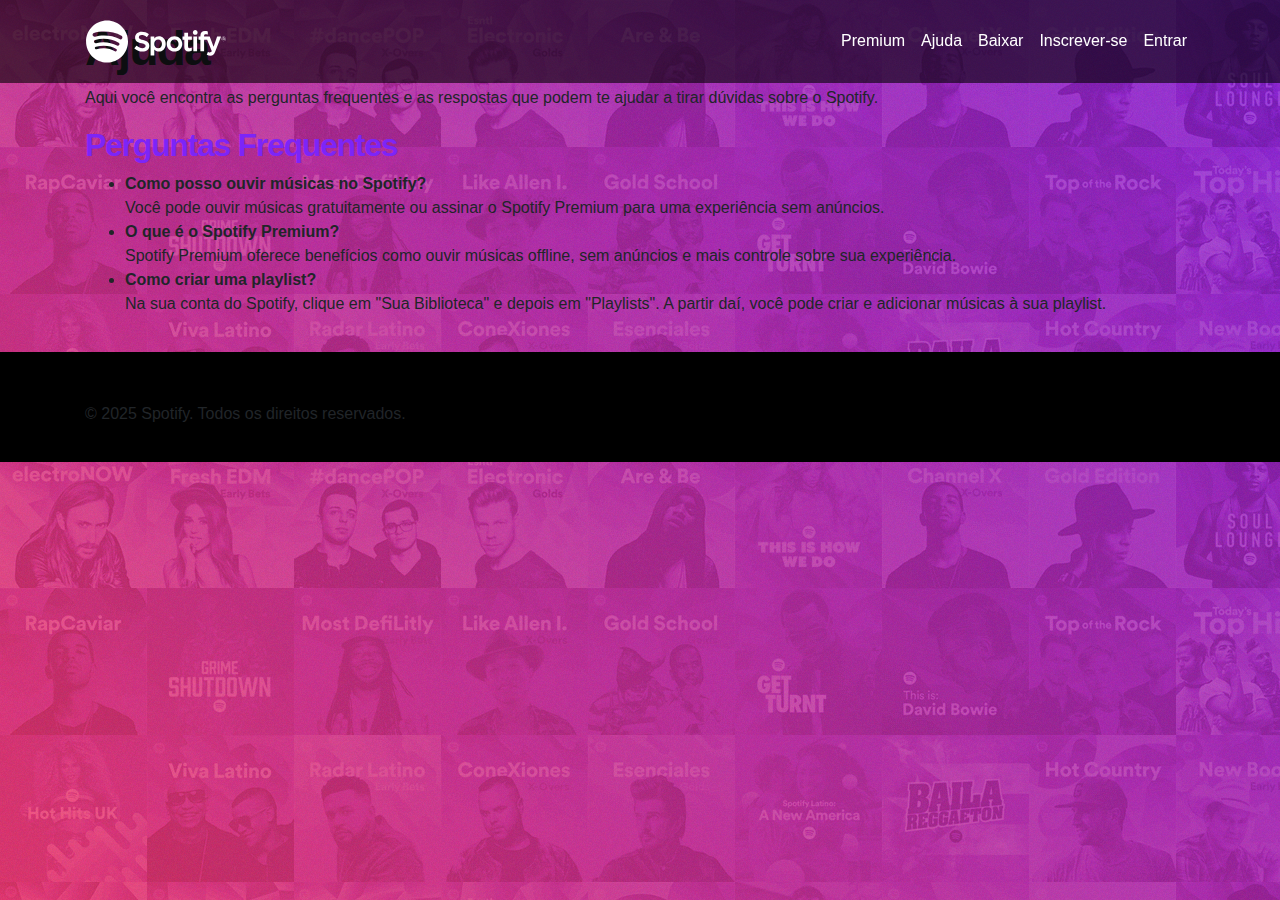
<file: Recursos-20250331T221053Z-001/Recursos/index.html>
<!DOCTYPE html>
<html lang="pt-BR">
<head>
    <meta charset="UTF-8">
    <meta name="viewport" content="width=device-width, initial-scale=1.0">
    <title>Ajuda - Spotify</title>
    <link rel="stylesheet" href="https://stackpath.bootstrapcdn.com/bootstrap/4.1.3/css/bootstrap.min.css">
    <link rel="stylesheet" href="https://use.fontawesome.com/releases/v5.3.1/css/all.css">
    <link rel="stylesheet" href="./css/estilo.css">
</head>
<body>
    <header>
        <nav class="navbar navbar-expand-md navbar-light fixed-top navbar-transparente">
            <div class="container">
                <a href="index.html" class="navbar-brand">
                    <img src="./imagens/spotify.svg" width="142"/>
                </a>
                <button class="navbar-toggler" data-toggle="collapse" data-target="#nav-principal">
                    <i class="fas fa-bars text-white"></i>
                </button>
                <div class="collapse navbar-collapse" id="nav-principal">
                    <ul class="navbar-nav ml-auto">
                        <li class="nav-item">
                            <a href="premium.html" class="nav-link">Premium</a>
                        </li>
                        <li class="nav-item">
                            <a href="ajuda.html" class="nav-link">Ajuda</a>

                        </li>
                        <li class="nav-item">
                            <a href="baixar.html" class="nav-link">Baixar</a>
                        </li>
                        <li class="nav-item">
                            <a href="inscrever-se.html" class="nav-link">Inscrever-se</a>

                        </li>
                        <li class="nav-item">
                            <a href="entrar.html" class="nav-link">Entrar</a>


                        </li>
                    </ul>
                </div>
            </div>
        </nav>
    </header>

    <section id="ajuda" class="caixa">
        <div class="container">
            <h2>Ajuda</h2>
            <p>Aqui você encontra as perguntas frequentes e as respostas que podem te ajudar a tirar dúvidas sobre o Spotify.</p>
            
            <h3>Perguntas Frequentes</h3>
            <ul>
                <li><strong>Como posso ouvir músicas no Spotify?</strong><br>Você pode ouvir músicas gratuitamente ou assinar o Spotify Premium para uma experiência sem anúncios.</li>
                <li><strong>O que é o Spotify Premium?</strong><br>Spotify Premium oferece benefícios como ouvir músicas offline, sem anúncios e mais controle sobre sua experiência.</li>
                <li><strong>Como criar uma playlist?</strong><br>Na sua conta do Spotify, clique em "Sua Biblioteca" e depois em "Playlists". A partir daí, você pode criar e adicionar músicas à sua playlist.</li>
            </ul>
        </div>
    </section>

    <footer>
        <div class="container">
            <div class="row">
                <div class="col-md-12">
                    <p>© 2025 Spotify. Todos os direitos reservados.</p>
                </div>
            </div>
        </div>
    </footer>

    <script src="https://code.jquery.com/jquery-3.3.1.slim.min.js"></script>
    <script src="https://cdnjs.cloudflare.com/ajax/libs/popper.js/1.14.3/umd/popper.min.js"></script>
    <script src="https://stackpath.bootstrapcdn.com/bootstrap/4.1.3/js/bootstrap.min.js"></script>
</body>
</html>
</file>
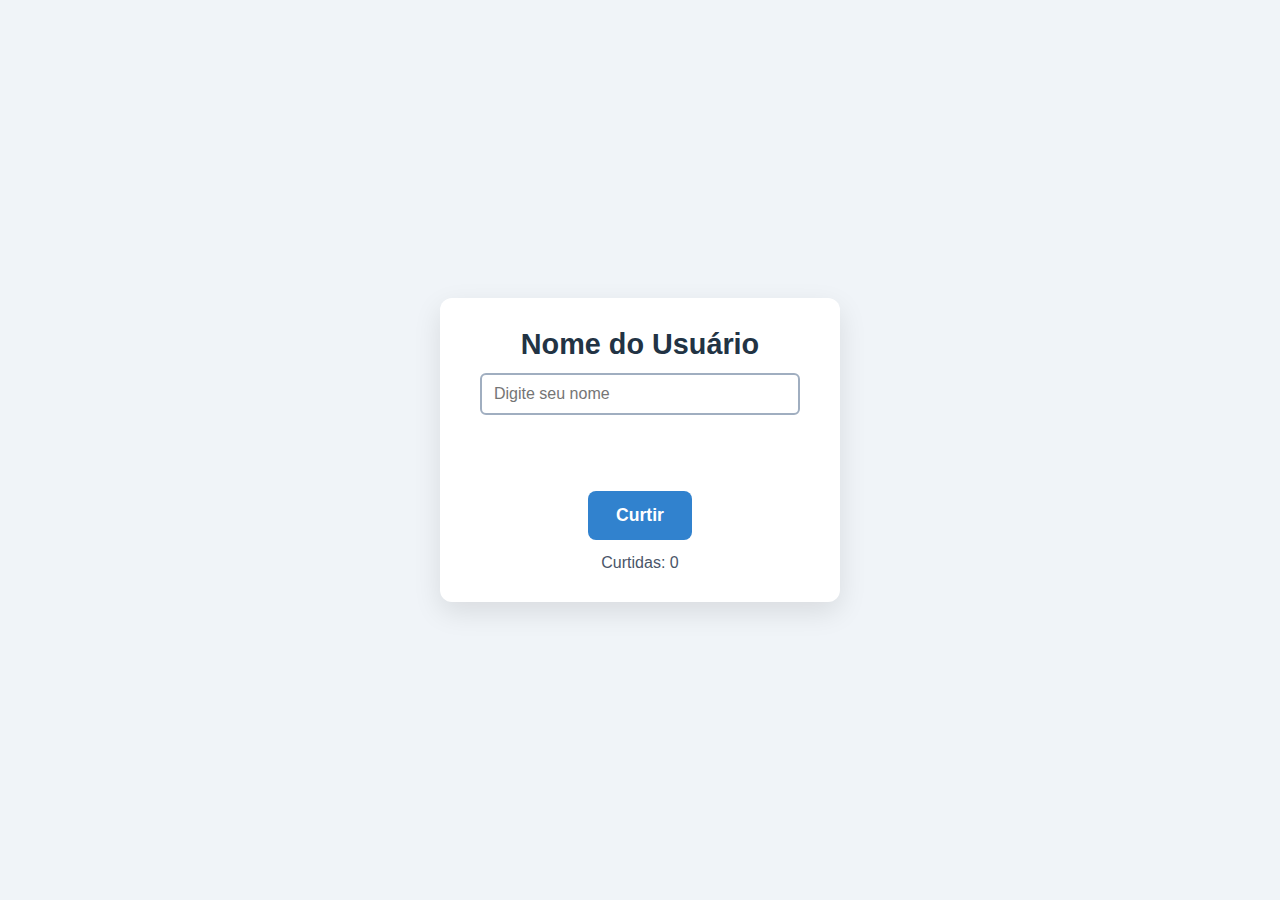
<file: atividade.html>
<!DOCTYPE html>
<html lang="pt-BR">
<head>
<meta charset="UTF-8" />
<meta name="viewport" content="width=device-width, initial-scale=1" />
<title>Componente Perfil Usuário</title>
<style>
  body {
    font-family: -apple-system, BlinkMacSystemFont, "Segoe UI", Roboto, Oxygen,
      Ubuntu, Cantarell, "Open Sans", "Helvetica Neue", sans-serif;
    background: #f0f4f8;
    display: flex;
    align-items: center;
    justify-content: center;
    height: 100vh;
    margin: 0;
  }
  .profile-container {
    background: #ffffff;
    padding: 30px 40px;
    border-radius: 12px;
    box-shadow: 0 10px 28px rgba(0, 0, 0, 0.1);
    text-align: center;
    max-width: 320px;
    width: 90vw;
  }
  .profile-container h2 {
    margin: 0 0 12px 0;
    color: #223344;
    font-weight: 700;
    font-size: 1.8rem;
  }
  .input-name {
    font-size: 1rem;
    padding: 10px 12px;
    border-radius: 6px;
    border: 2px solid #a0aec0;
    width: 100%;
    box-sizing: border-box;
    margin-bottom: 18px;
    transition: border-color 0.3s ease;
  }
  .input-name:focus {
    outline: none;
    border-color: #4395f9;
    box-shadow: 0 0 6px #90b4ffaa;
  }
  .greeting {
    font-size: 1.2rem;
    margin: 12px 0 18px 0;
    min-height: 1.5em;
    color: #2a4365;
    font-weight: 600;
  }
  .like-button {
    background-color: #3182ce;
    color: #fff;
    border: none;
    padding: 14px 28px;
    border-radius: 8px;
    font-size: 1.1rem;
    font-weight: 600;
    cursor: pointer;
    transition: background-color 0.3s ease, box-shadow 0.3s ease;
    user-select: none;
  }
  .like-button:hover,
  .like-button.hovered {
    background-color: #2c5282;
    box-shadow: 0 6px 14px rgb(44 82 130 / 0.6);
  }
  .like-count {
    margin-top: 14px;
    color: #4a5568;
    font-weight: 500;
    font-size: 1rem;
  }
</style>
</head>
<body>
  <div class="profile-container">
    <h2>Nome do Usuário</h2>
    <input
      id="usernameInput"
      type="text"
      class="input-name"
      placeholder="Digite seu nome"
      aria-label="Nome do usuário"
    />
    <div id="greeting" class="greeting"></div>
    <button id="likeButton" class="like-button" type="button">Curtir</button>
    <div id="likeCount" class="like-count">Curtidas: 0</div>
  </div>

<script>
  (function () {
    const usernameInput = document.getElementById('usernameInput');
    const greeting = document.getElementById('greeting');
    const likeButton = document.getElementById('likeButton');
    const likeCountDisplay = document.getElementById('likeCount');

    let likeCount = 0;

    // Click event: increment count, show personalized greeting
    likeButton.addEventListener('click', function () {
      const name = usernameInput.value.trim();
      likeCount++;
      // Show greeting only if name is not empty
      if (name.length > 0) {
        greeting.innerText = `Olá, ${name}! Obrigado pelo seu clique.`;
      } else {
        greeting.innerText = `Olá! Obrigado pelo seu clique.`;
      }
      likeCountDisplay.innerText = `Curtidas: ${likeCount}`;
    });

    // Input event: nothing specific for this task but added for event completeness
    usernameInput.addEventListener('input', function () {
      // Not required to do anything here by task, but for control if needed
    });

    // Keydown event: log each key pressed in the input field
    usernameInput.addEventListener('keydown', function (event) {
      console.log(`Tecla pressionada: ${event.key}`);
    });

    // Mouseover event on likeButton: add special styling class
    likeButton.addEventListener('mouseover', function () {
      likeButton.classList.add('hovered');
    });

    // Mouseout event to remove hover styling (to toggle off)
    likeButton.addEventListener('mouseout', function () {
      likeButton.classList.remove('hovered');
    });
  })();
</script>
</body>
</html>
</file>
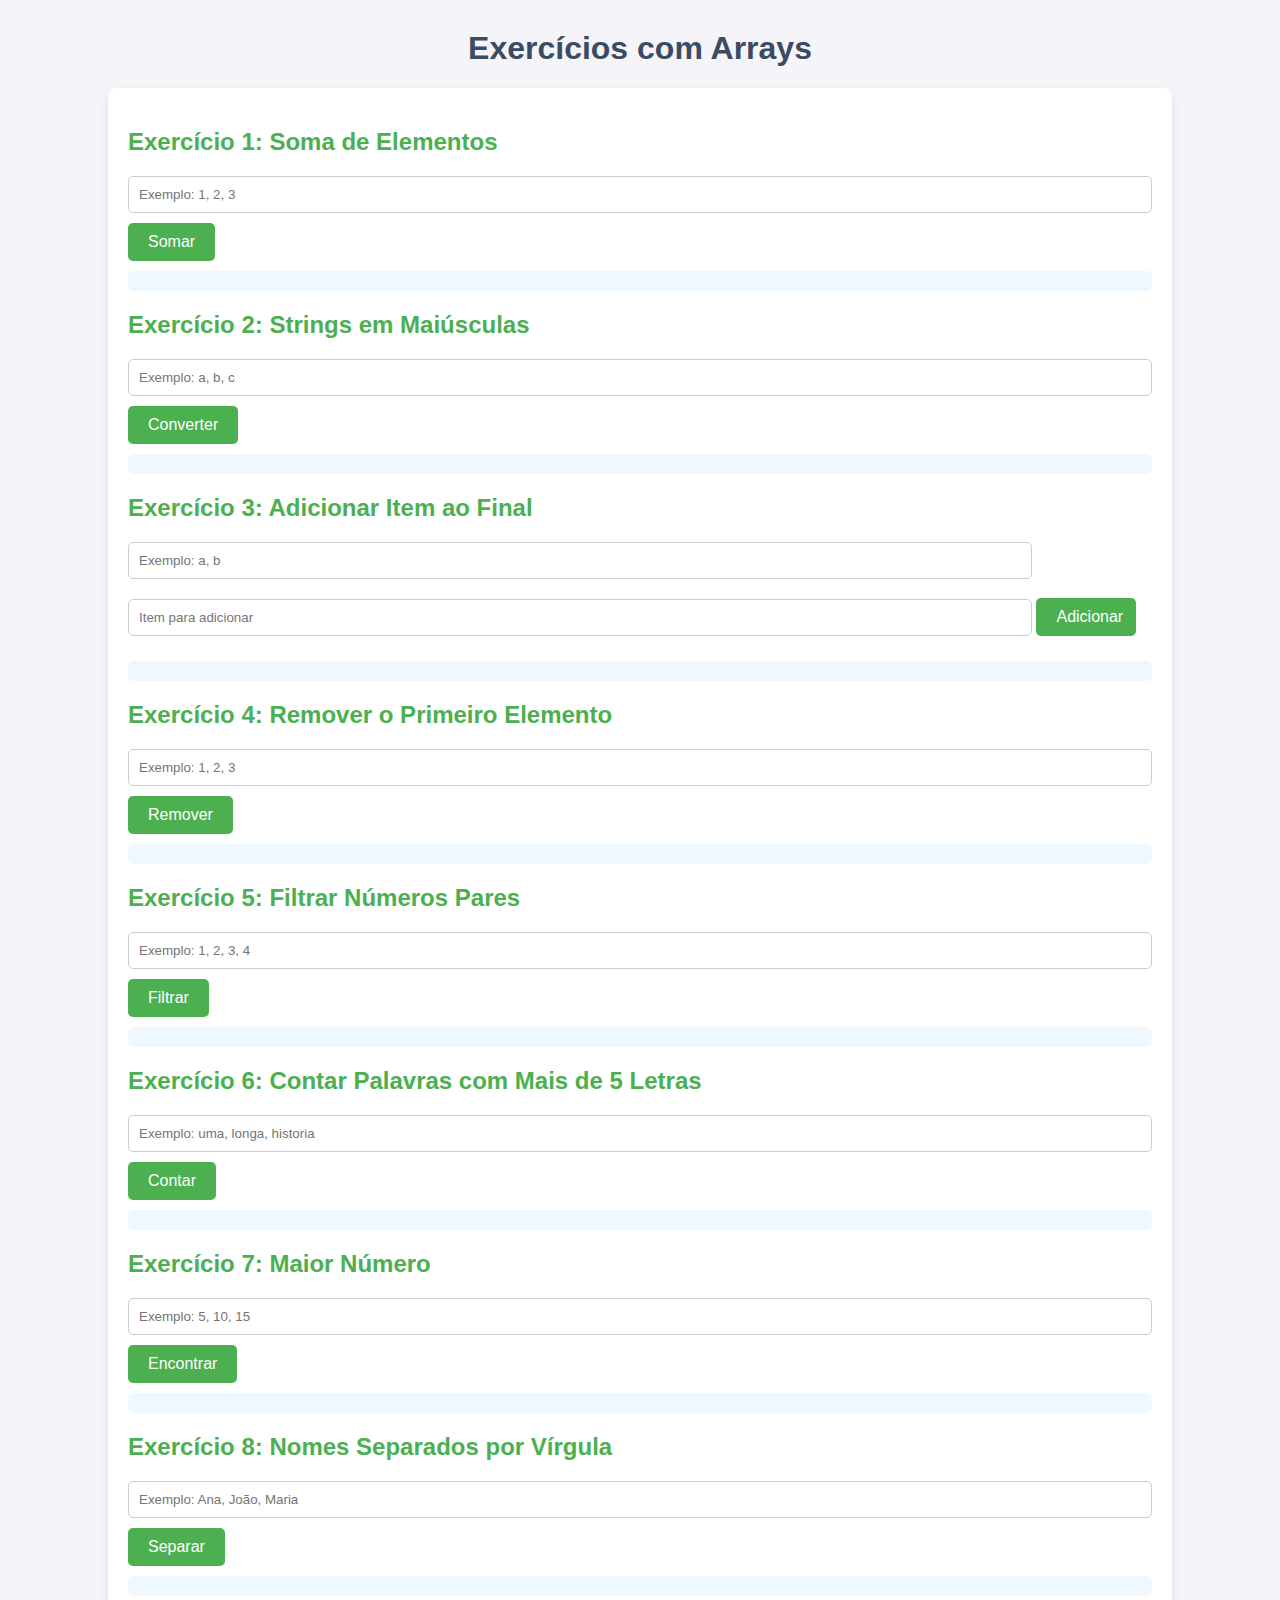
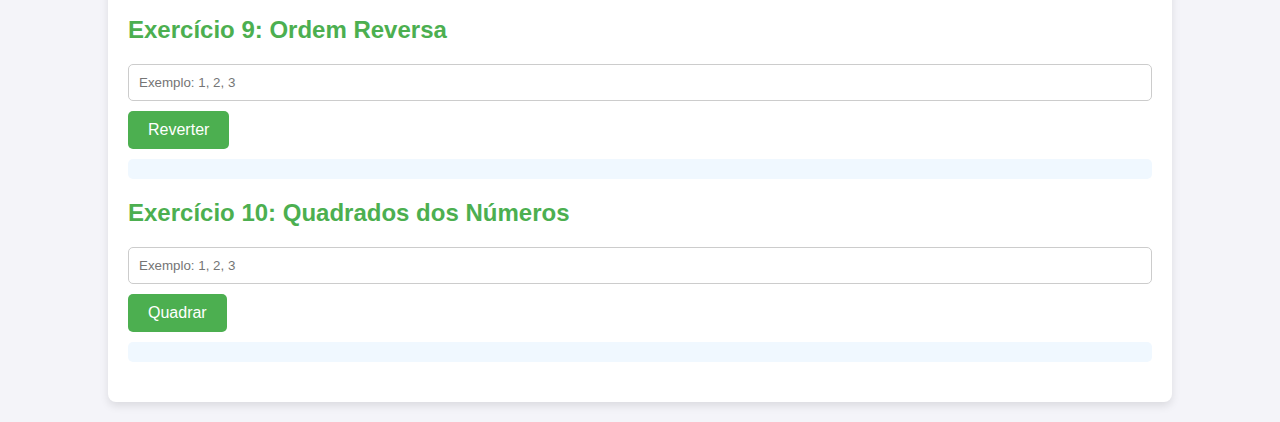
<file: asd/trabalho.html>
<!DOCTYPE html>
<html lang="pt-br">
<head>
    <meta charset="UTF-8">
    <meta name="viewport" content="width=device-width, initial-scale=1.0">
    <title>Exercícios com Arrays</title>
    <style>
        body {
            font-family: Arial, sans-serif;
            background-color: #f4f4f9;
            color: #333;
            margin: 0;
            padding: 0;
        }

        h1 {
            text-align: center;
            color: #3c4b64;
            margin-top: 30px;
        }

        .container {
            width: 80%;
            margin: 20px auto;
            padding: 20px;
            background-color: #ffffff;
            box-shadow: 0 4px 8px rgba(0, 0, 0, 0.1);
            border-radius: 8px;
        }

        .section {
            margin-bottom: 20px;
        }

        h2 {
            color: #4CAF50;
            margin-bottom: 10px;
        }

        input[type="text"] {
            width: 100%;
            padding: 10px;
            margin: 10px 0;
            border: 1px solid #ccc;
            border-radius: 5px;
            box-sizing: border-box;
        }

        button {
            padding: 10px 20px;
            background-color: #4CAF50;
            color: white;
            border: none;
            border-radius: 5px;
            cursor: pointer;
            font-size: 16px;
        }

        button:hover {
            background-color: #45a049;
        }

        p {
            font-size: 16px;
            color: #555;
        }

        .result {
            background-color: #f0f8ff;
            padding: 10px;
            border-radius: 5px;
            margin-top: 10px;
        }

        .input-group {
            margin-bottom: 15px;
        }

        .input-group input[type="text"] {
            width: calc(100% - 120px);
            display: inline-block;
        }

        .input-group button {
            display: inline-block;
            width: 100px;
        }
    </style>
    <script>
        // Exercício 1: Soma de elementos de um array
        function somaElementos() {
            let input = document.getElementById('array1').value;
            let array = input.split(',').map(num => parseFloat(num.trim()));  // Converte a string para números
            let soma = array.reduce((acc, num) => acc + num, 0);
            document.getElementById('resultado1').textContent = `Soma: ${soma}`;
        }

        // Exercício 2: Transformar strings em maiúsculas
        function maiusculas() {
            let input = document.getElementById('array2').value;
            let array = input.split(',').map(item => item.trim());
            let resultado = array.map(item => item.toUpperCase());
            document.getElementById('resultado2').textContent = `Maiúsculas: ${JSON.stringify(resultado)}`;
        }

        // Exercício 3: Adicionar item ao final de um array
        function adicionarItem() {
            let input = document.getElementById('array3').value;
            let array = input.split(',').map(item => item.trim());
            let item = document.getElementById('item').value;
            array.push(item);
            document.getElementById('resultado3').textContent = `Novo Array: ${JSON.stringify(array)}`;
        }

        // Exercício 4: Remover primeiro elemento
        function removerPrimeiroElemento() {
            let input = document.getElementById('array4').value;
            let array = input.split(',').map(item => item.trim());
            array.shift();
            document.getElementById('resultado4').textContent = `Novo Array: ${JSON.stringify(array)}`;
        }

        // Exercício 5: Filtrar números pares
        function filtrarPares() {
            let input = document.getElementById('array5').value;
            let array = input.split(',').map(num => parseFloat(num.trim()));
            let resultado = array.filter(num => num % 2 === 0);
            document.getElementById('resultado5').textContent = `Pares: ${JSON.stringify(resultado)}`;
        }

        // Exercício 6: Contar palavras com mais de 5 letras
        function contarPalavrasMaiorQue5() {
            let input = document.getElementById('array6').value;
            let array = input.split(',').map(palavra => palavra.trim());
            let resultado = array.filter(palavra => palavra.length > 5).length;
            document.getElementById('resultado6').textContent = `Contagem: ${resultado}`;
        }

        // Exercício 7: Maior número de um array
        function maiorNumero() {
            let input = document.getElementById('array7').value;
            let array = input.split(',').map(num => parseFloat(num.trim()));
            let resultado = Math.max(...array);
            document.getElementById('resultado7').textContent = `Maior número: ${resultado}`;
        }

        // Exercício 8: Nomes separados por vírgula
        function nomesSeparados() {
            let input = document.getElementById('array8').value;
            let array = input.split(',').map(nome => nome.trim());
            let resultado = array.join(', ');
            document.getElementById('resultado8').textContent = `Nomes: ${resultado}`;
        }

        // Exercício 9: Ordem reversa
        function ordemReversa() {
            let input = document.getElementById('array9').value;
            let array = input.split(',').map(item => item.trim());
            let resultado = array.reverse();
            document.getElementById('resultado9').textContent = `Array Reverso: ${JSON.stringify(resultado)}`;
        }

        // Exercício 10: Quadrados dos números
        function quadrados() {
            let input = document.getElementById('array10').value;
            let array = input.split(',').map(num => parseFloat(num.trim()));
            let resultado = array.map(num => num ** 2);
            document.getElementById('resultado10').textContent = `Quadrados: ${JSON.stringify(resultado)}`;
        }
    </script>
</head>
<body>

    <h1>Exercícios com Arrays</h1>

    <div class="container">
        <div class="section">
            <h2>Exercício 1: Soma de Elementos</h2>
            <input type="text" id="array1" placeholder="Exemplo: 1, 2, 3" />
            <button onclick="somaElementos()">Somar</button>
            <p id="resultado1" class="result"></p>
        </div>

        <div class="section">
            <h2>Exercício 2: Strings em Maiúsculas</h2>
            <input type="text" id="array2" placeholder="Exemplo: a, b, c" />
            <button onclick="maiusculas()">Converter</button>
            <p id="resultado2" class="result"></p>
        </div>

        <div class="section">
            <h2>Exercício 3: Adicionar Item ao Final</h2>
            <div class="input-group">
                <input type="text" id="array3" placeholder="Exemplo: a, b" />
                <input type="text" id="item" placeholder="Item para adicionar" />
                <button onclick="adicionarItem()">Adicionar</button>
            </div>
            <p id="resultado3" class="result"></p>
        </div>

        <div class="section">
            <h2>Exercício 4: Remover o Primeiro Elemento</h2>
            <input type="text" id="array4" placeholder="Exemplo: 1, 2, 3" />
            <button onclick="removerPrimeiroElemento()">Remover</button>
            <p id="resultado4" class="result"></p>
        </div>

        <div class="section">
            <h2>Exercício 5: Filtrar Números Pares</h2>
            <input type="text" id="array5" placeholder="Exemplo: 1, 2, 3, 4" />
            <button onclick="filtrarPares()">Filtrar</button>
            <p id="resultado5" class="result"></p>
        </div>

        <div class="section">
            <h2>Exercício 6: Contar Palavras com Mais de 5 Letras</h2>
            <input type="text" id="array6" placeholder="Exemplo: uma, longa, historia" />
            <button onclick="contarPalavrasMaiorQue5()">Contar</button>
            <p id="resultado6" class="result"></p>
        </div>

        <div class="section">
            <h2>Exercício 7: Maior Número</h2>
            <input type="text" id="array7" placeholder="Exemplo: 5, 10, 15" />
            <button onclick="maiorNumero()">Encontrar</button>
            <p id="resultado7" class="result"></p>
        </div>

        <div class="section">
            <h2>Exercício 8: Nomes Separados por Vírgula</h2>
            <input type="text" id="array8" placeholder="Exemplo: Ana, João, Maria" />
            <button onclick="nomesSeparados()">Separar</button>
            <p id="resultado8" class="result"></p>
        </div>

        <div class="section">
            <h2>Exercício 9: Ordem Reversa</h2>
            <input type="text" id="array9" placeholder="Exemplo: 1, 2, 3" />
            <button onclick="ordemReversa()">Reverter</button>
            <p id="resultado9" class="result"></p>
        </div>

        <div class="section">
            <h2>Exercício 10: Quadrados dos Números</h2>
            <input type="text" id="array10" placeholder="Exemplo: 1, 2, 3" />
            <button onclick="quadrados()">Quadrar</button>
            <p id="resultado10" class="result"></p>
        </div>
    </div>

</body>
</html>
</file>
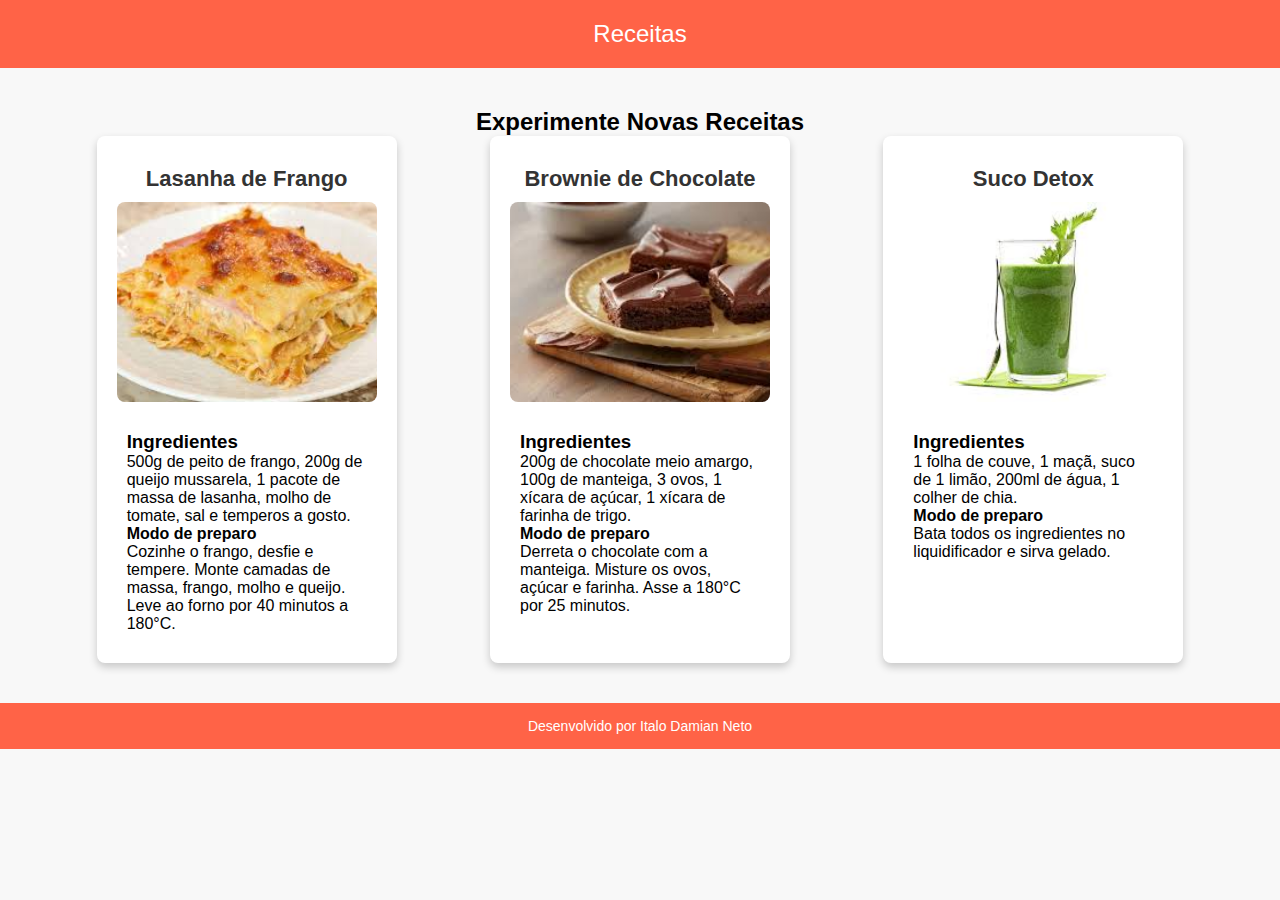
<file: receitas web/receitas.html>
<!DOCTYPE html>
<html lang="pt-BR">
<head>
    <meta charset="UTF-8">
    <meta name="viewport" content="width=device-width, initial-scale=1.0">
    <title>Receitas Deliciosas</title>
    <style>
        * {
            margin: 0;
            padding: 0;
            box-sizing: border-box;
        }
        body {
            font-family: Arial, sans-serif;
            text-align: center;
            background-color: #f8f8f8;
        }
        header {
            background-color: #ff6347;
            color: white;
            padding: 20px;
            font-size: 24px;
        }
        .container {
            max-width: 1200px;
            margin: 20px auto;
            padding: 20px;
        }
        .grid {
            display: grid;
            grid-template-columns: repeat(auto-fit, minmax(300px, 1fr));
            gap: 20px;
            justify-items: center;
        }
        .box {
            background-color: #fff;
            padding: 20px;
            border-radius: 8px;
            text-align: center;
            width: 300px;
            transition: transform 0.3s ease;
            box-shadow: 0 4px 8px rgba(0, 0, 0, 0.2);
        }
        .box:hover {
            transform: scale(1.05);
        }
        .box img {
            width: 100%;
            height: 200px;
            object-fit: cover;
            border-radius: 8px;
            margin-top: 10px;
        }
        .recipe-title {
            font-size: 22px;
            font-weight: bold;
            color: #333;
            margin-top: 10px;
        }
        .recipe-content {
            margin-top: 15px;
            padding: 10px;
            text-align: left;
        }
        footer {
            margin-top: 20px;
            padding: 15px;
            background-color: #ff6347;
            color: white;
            font-size: 14px;
        }
    </style>
</head>
<body>
    
    <header>
        Receitas 
    </header>

    <div class="container">
        <h2>Experimente Novas Receitas</h2>
        <div class="grid">
            <div class="box">
                <div class="recipe-title">Lasanha de Frango</div>
                <img src="lasanha.jpg" alt="Lasanha de Frango">
                <div class="recipe-content">
                    <h3>Ingredientes</h3>
                    <p>500g de peito de frango, 200g de queijo mussarela, 1 pacote de massa de lasanha, molho de tomate, sal e temperos a gosto.</p>
                    <h4>Modo de preparo</h4>
                    <p>Cozinhe o frango, desfie e tempere. Monte camadas de massa, frango, molho e queijo. Leve ao forno por 40 minutos a 180°C.</p>
                </div>
            </div>
            <div class="box">
                <div class="recipe-title">Brownie de Chocolate</div>
                <img src="brownie.jpg" alt="Brownie de Chocolate">
                <div class="recipe-content">
                    <h3>Ingredientes</h3>
                    <p>200g de chocolate meio amargo, 100g de manteiga, 3 ovos, 1 xícara de açúcar, 1 xícara de farinha de trigo.</p>
                    <h4>Modo de preparo</h4>
                    <p>Derreta o chocolate com a manteiga. Misture os ovos, açúcar e farinha. Asse a 180°C por 25 minutos.</p>
                </div>
            </div>
            <div class="box">
                <div class="recipe-title">Suco Detox</div>
                <img src="suco-detox.jpg" alt="Suco Detox">
                <div class="recipe-content">
                    <h3>Ingredientes</h3>
                    <p>1 folha de couve, 1 maçã, suco de 1 limão, 200ml de água, 1 colher de chia.</p>
                    <h4>Modo de preparo</h4>
                    <p>Bata todos os ingredientes no liquidificador e sirva gelado.</p>
                </div>
            </div>
        </div>
    </div>

    <footer>
        Desenvolvido por Italo Damian Neto
    </footer>
</body>
</html>
</file>
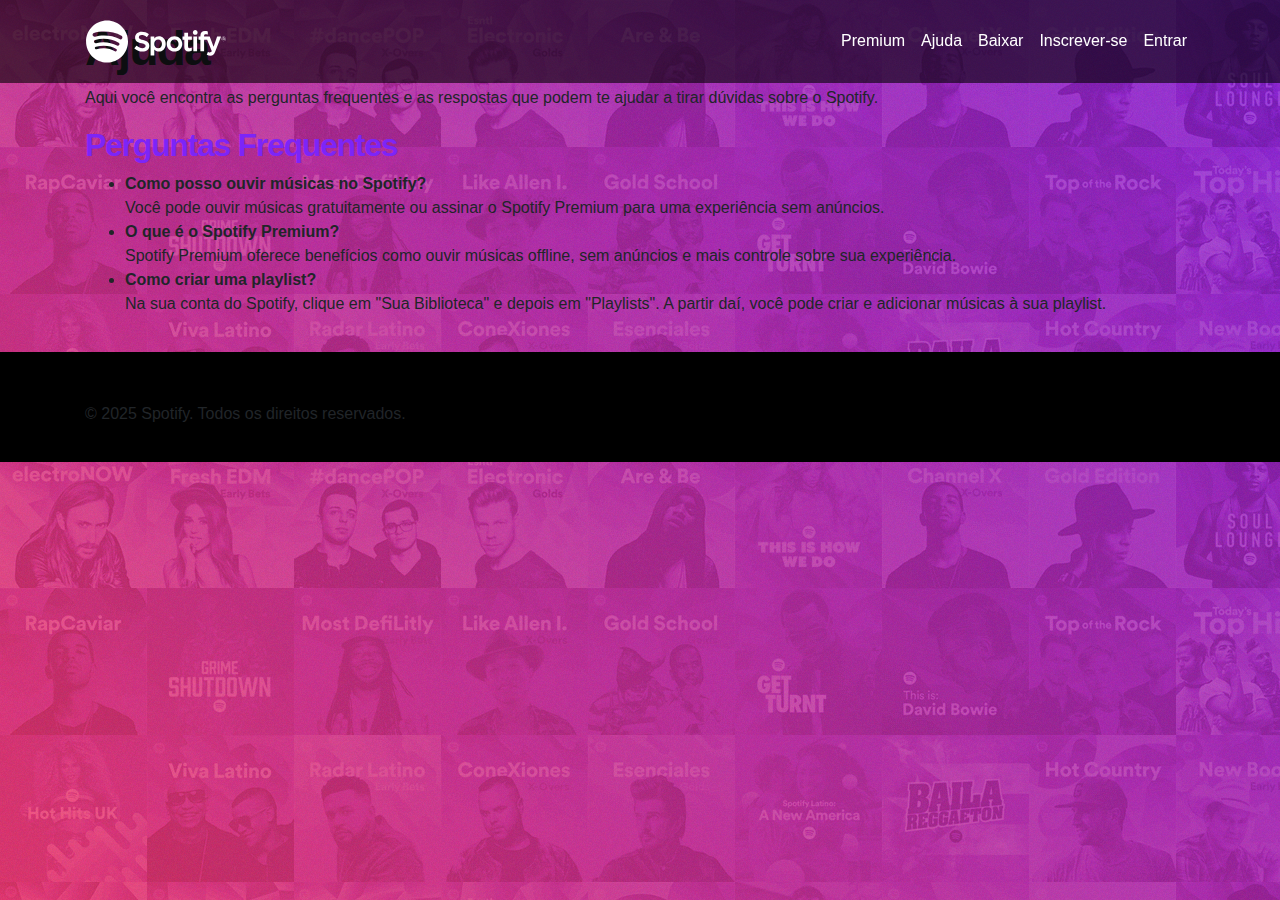
<file: Recursos-20250331T221053Z-001/Recursos/ajuda.html>
<!DOCTYPE html>
<html lang="pt-BR">
<head>
    <meta charset="UTF-8">
    <meta name="viewport" content="width=device-width, initial-scale=1.0">
    <title>Ajuda - Spotify</title>
    <link rel="stylesheet" href="https://stackpath.bootstrapcdn.com/bootstrap/4.1.3/css/bootstrap.min.css">
    <link rel="stylesheet" href="https://use.fontawesome.com/releases/v5.3.1/css/all.css">
    <link rel="stylesheet" href="./css/estilo.css">
</head>
<body>
    <header>
        <nav class="navbar navbar-expand-md navbar-light fixed-top navbar-transparente">
            <div class="container">
                <a href="index.html" class="navbar-brand">
                    <img src="./imagens/spotify.svg" width="142"/>
                </a>
                <button class="navbar-toggler" data-toggle="collapse" data-target="#nav-principal">
                    <i class="fas fa-bars text-white"></i>
                </button>
                <div class="collapse navbar-collapse" id="nav-principal">
                    <ul class="navbar-nav ml-auto">
                        <li class="nav-item">
                            <a href="premium.html" class="nav-link">Premium</a>
                        </li>
                        <li class="nav-item">
                            <a href="ajuda.html" class="nav-link">Ajuda</a>
                        </li>
                        <li class="nav-item">
                            <a href="baixar.html" class="nav-link">Baixar</a>
                        </li>
                        <li class="nav-item">
                            <a href="inscrever-se.html" class="nav-link">Inscrever-se</a>
                        </li>
                        <li class="nav-item">
                            <a href="entrar.html" class="nav-link">Entrar</a>
                        </li>
                    </ul>
                </div>
            </div>
        </nav>
    </header>

    <section id="ajuda" class="caixa">
        <div class="container">
            <h2>Ajuda</h2>
            <p>Aqui você encontra as perguntas frequentes e as respostas que podem te ajudar a tirar dúvidas sobre o Spotify.</p>
            
            <h3>Perguntas Frequentes</h3>
            <ul>
                <li><strong>Como posso ouvir músicas no Spotify?</strong><br>Você pode ouvir músicas gratuitamente ou assinar o Spotify Premium para uma experiência sem anúncios.</li>
                <li><strong>O que é o Spotify Premium?</strong><br>Spotify Premium oferece benefícios como ouvir músicas offline, sem anúncios e mais controle sobre sua experiência.</li>
                <li><strong>Como criar uma playlist?</strong><br>Na sua conta do Spotify, clique em "Sua Biblioteca" e depois em "Playlists". A partir daí, você pode criar e adicionar músicas à sua playlist.</li>
            </ul>
        </div>
    </section>

    <footer>
        <div class="container">
            <div class="row">
                <div class="col-md-12">
                    <p>© 2025 Spotify. Todos os direitos reservados.</p>
                </div>
            </div>
        </div>
    </footer>

    <script src="https://code.jquery.com/jquery-3.3.1.slim.min.js"></script>
    <script src="https://cdnjs.cloudflare.com/ajax/libs/popper.js/1.14.3/umd/popper.min.js"></script>
    <script src="https://stackpath.bootstrapcdn.com/bootstrap/4.1.3/js/bootstrap.min.js"></script>
</body>
</html>
</file>
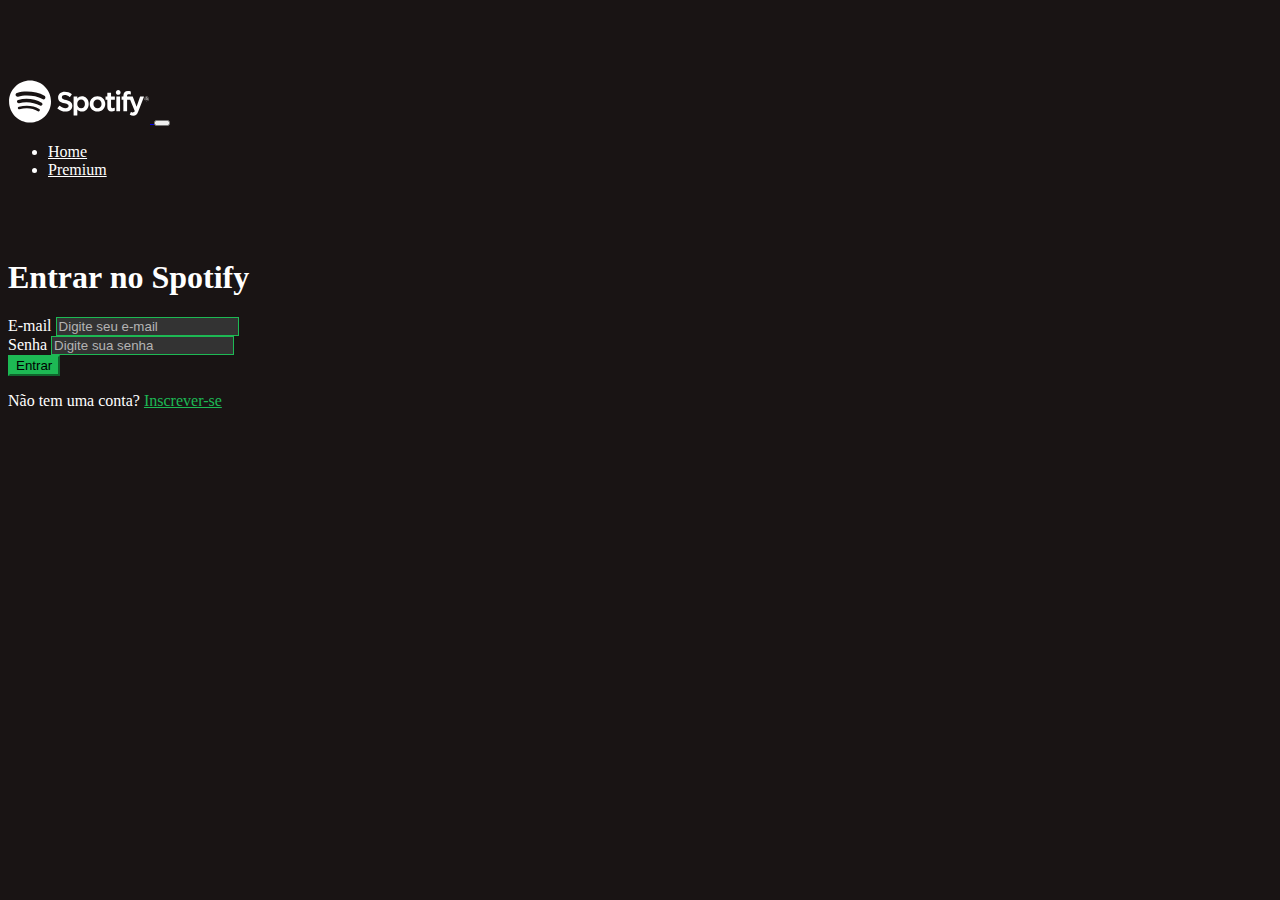
<file: Recursos-20250331T221053Z-001/Recursos/entrar.html>
<!DOCTYPE html>
<html lang="pt-BR">
<head>
    <meta charset="UTF-8">
    <meta name="viewport" content="width=device-width, initial-scale=1.0">
    <title>Entrar - Spotify</title>
    <link rel="stylesheet" href="https://stackpath.bootstrapcdn.com/bootstrap/4.1.3/css/bootstrap.min.css" integrity="sha384-MCw98/SFnGE8fJT3GXwEOngsV7Zt27NXFoaoApmYm81iuXoPkFOJwJ8ERdknLPMO" crossorigin="anonymous">
    <style>
        body {
            background-color: #191414; /* Cor de fundo do Spotify */
            color: white;
        }
        header {
            background-color: #191414; /* Cor do header */
        }
        .navbar-nav .nav-link {
            color: white !important; /* Cor dos links no navbar */
        }
        .navbar-brand img {
            width: 142px;
        }
        .form-control {
            background-color: #333; /* Cor do fundo dos campos */
            color: white; /* Cor do texto */
            border: 1px solid #1DB954; /* Cor da borda do campo */
        }
        .form-control::placeholder {
            color: #B3B3B3; /* Cor do texto do placeholder */
        }
        .btn-primary {
            background-color: #1DB954; /* Cor do botão "Entrar" */
            border-color: #1DB954;
        }
        .btn-primary:hover {
            background-color: #1AA34A; /* Cor do botão ao passar o mouse */
            border-color: #1AA34A;
        }
        .container {
            margin-top: 80px;
        }
        .text-center p a {
            color: #1DB954; /* Cor do link "Inscrever-se" */
        }
        .text-center p a:hover {
            text-decoration: underline;
        }
    </style>
</head>
<body>
    <header>
        <nav class="navbar navbar-expand-md navbar-light fixed-top">
            <div class="container">
                <a href="index.html" class="navbar-brand">
                    <img src="./imagens/spotify.svg" alt="Spotify Logo"/>
                </a>
                <button class="navbar-toggler" data-toggle="collapse" data-target="#nav-principal">
                    <i class="fas fa-bars text-white"></i>
                </button>
                <div class="collapse navbar-collapse" id="nav-principal">
                    <ul class="navbar-nav ml-auto">
                        <li class="nav-item">
                            <a href="index.html" class="nav-link">Home</a>
                        </li>
                        <li class="nav-item">
                            <a href="premium.html" class="nav-link">Premium</a>
                        </li>
                    </ul>
                </div>
            </div>
        </nav>
    </header>

    <div class="container mt-5 pt-5">
        <h1 class="text-center">Entrar no Spotify</h1>
        <!-- Formulário de login -->
        <form action="#" method="POST">
            <div class="form-group">
                <label for="email">E-mail</label>
                <input type="email" class="form-control" id="email" placeholder="Digite seu e-mail" required>
            </div>
            <div class="form-group">
                <label for="senha">Senha</label>
                <input type="password" class="form-control" id="senha" placeholder="Digite sua senha" required>
            </div>
            <button type="submit" class="btn btn-primary btn-block">Entrar</button>
        </form>

        <!-- Link para quem não tem conta -->
        <div class="text-center mt-3">
            <p>Não tem uma conta? <a href="inscrever-se.html">Inscrever-se</a></p>
        </div>
    </div>

    <!-- Scripts -->
    <script src="https://code.jquery.com/jquery-3.3.1.slim.min.js" integrity="sha384-q8i/X+965DzO0rT7abK41JStQIAqVgRVzpbzo5smXKp4YfRvH+8abtTE1Pi6jizo" crossorigin="anonymous"></script>
    <script src="https://cdnjs.cloudflare.com/ajax/libs/popper.js/1.14.3/umd/popper.min.js" integrity="sha384-ZMP7rVo3mIykV+2+9J3UJ46jBk0WLaUAdn689aCwoqbBJiSnjAK/l8WvCWPIPm49" crossorigin="anonymous"></script>
    <script src="https://stackpath.bootstrapcdn.com/bootstrap/4.1.3/js/bootstrap.min.js" integrity="sha384-ChfqqxuZUCnJSK3+MXmPNIyE6ZbWh2IMqE241rYiqJxyMiZ6OW/JmZQ5stwEULTy" crossorigin="anonymous"></script>
</body>
</html>
</file>
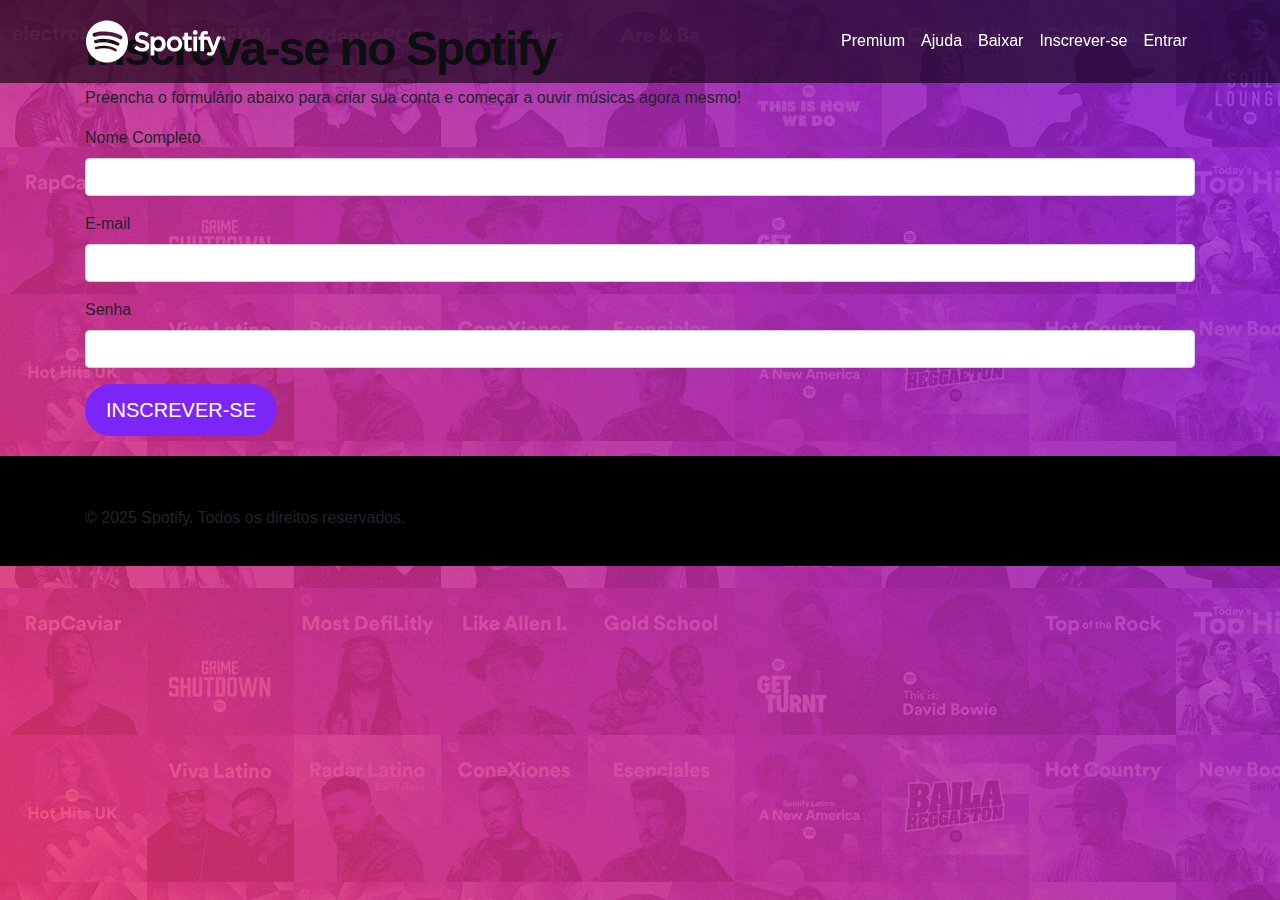
<file: Recursos-20250331T221053Z-001/Recursos/inscrever-se.html>
<!DOCTYPE html>
<html lang="pt-BR">
<head>
    <meta charset="UTF-8">
    <meta name="viewport" content="width=device-width, initial-scale=1.0">
    <title>Inscrever-se - Spotify</title>
    <link rel="stylesheet" href="https://stackpath.bootstrapcdn.com/bootstrap/4.1.3/css/bootstrap.min.css">
    <link rel="stylesheet" href="https://use.fontawesome.com/releases/v5.3.1/css/all.css">
    <link rel="stylesheet" href="./css/estilo.css">
</head>
<body>
    <header>
        <nav class="navbar navbar-expand-md navbar-light fixed-top navbar-transparente">
            <div class="container">
                <a href="index.html" class="navbar-brand">
                    <img src="./imagens/spotify.svg" width="142"/>
                </a>
                <button class="navbar-toggler" data-toggle="collapse" data-target="#nav-principal">
                    <i class="fas fa-bars text-white"></i>
                </button>
                <div class="collapse navbar-collapse" id="nav-principal">
                    <ul class="navbar-nav ml-auto">
                        <li class="nav-item">
                            <a href="premium.html" class="nav-link">Premium</a>
                        </li>
                        <li class="nav-item">
                            <a href="ajuda.html" class="nav-link">Ajuda</a>
                        </li>
                        <li class="nav-item">
                            <a href="baixar.html" class="nav-link">Baixar</a>
                        </li>
                        <li class="nav-item">
                            <a href="inscrever-se.html" class="nav-link">Inscrever-se</a>
                        </li>
                        <li class="nav-item">
                            <a href="entrar.html" class="nav-link">Entrar</a>
                        </li>
                    </ul>
                </div>
            </div>
        </nav>
    </header>

    <section id="inscrever-se" class="caixa">
        <div class="container">
            <h2>Inscreva-se no Spotify</h2>
            <p>Preencha o formulário abaixo para criar sua conta e começar a ouvir músicas agora mesmo!</p>

            <form action="#" method="POST">
                <div class="form-group">
                    <label for="nome">Nome Completo</label>
                    <input type="text" class="form-control" id="nome" name="nome" required>
                </div>
                <div class="form-group">
                    <label for="email">E-mail</label>
                    <input type="email" class="form-control" id="email" name="email" required>
                </div>
                <div class="form-group">
                    <label for="senha">Senha</label>
                    <input type="password" class="form-control" id="senha" name="senha" required>
                </div>
                <button type="submit" class="btn btn-lg btn-custom btn-roxo">Inscrever-se</button>
            </form>
        </div>
    </section>

    <footer>
        <div class="container">
            <div class="row">
                <div class="col-md-12">
                    <p>© 2025 Spotify. Todos os direitos reservados.</p>
                </div>
            </div>
        </div>
    </footer>

    <script src="https://code.jquery.com/jquery-3.3.1.slim.min.js"></script>
    <script src="https://cdnjs.cloudflare.com/ajax/libs/popper.js/1.14.3/umd/popper.min.js"></script>
    <script src="https://stackpath.bootstrapcdn.com/bootstrap/4.1.3/js/bootstrap.min.js"></script>
</body>
</html>
</file>
<file: Recursos-20250331T221053Z-001/Recursos/css/estilo.css>
/*
* 
* @author Jamilton Damasceno
*/

/* Layout
-----------------------------*/
html, body, #home {
	height: 100%;
	overflow-x: hidden;
}

body {
	background: url(../imagens/capa.png),
				url(../imagens/ruido.png),
				linear-gradient(50deg,#ff4169,#7c26f8);
	background-attachment: fixed;
	font-family: Helvetica,Arial,sans-serif;
}

/* Barra de navegação
-----------------------------*/
nav.navbar-transparente {
	padding: 15px 0px;
	background: rgba(0,0,0,0.6);
}

.navbar-light .navbar-nav .nav-link {
	color: white;
}

.navbar-light .navbar-nav .nav-link:hover {
	color: #9bf0e1;
}

.navbar-light .navbar-toggler {
    color: rgba(255,255,255,.5);
    border-color: rgba(255,255,255,0.5);
}

.divisor {
	width: 1px;
	background: white;
	margin: 12px 15px;
}

/* Capa
-----------------------------*/
.capa {
	text-align: center;
}

.btn-custom {
	color: white;
	border-radius: 500px;
	-webkit-border-radius: 500px;
    -moz-border-radius: 500px;
    text-transform: uppercase;
    transition: background 0.4s, color 0.4s;
    padding: 10px 20px;
}

.btn-roxo {
	background: #7c25f8;
}

.btn-roxo:hover {
	background: #6207e3;
	color: white;
}

.btn-branco {
	border: 2px solid white;
}

.btn-branco:hover {
	background-color: white;
	color: black;
}

.carousel-control-next, .carousel-control-prev {
	width: 5%;
}

/* Estrutura conteúdos
-----------------------------*/
.caixa {
	padding-top: 20px;
	padding-bottom: 20px;
}

#servicos {
	background: white;
}

#recursos {
	color: white;
}

#servicos h2, h3 {
	color: #7c25f8;
}

#recursos h2 {
	color: white;
}

#recursos h3 {
	color: #9bf0e1;
}

.albuns {
	padding: 10px 0;
}

.rotacionar {
	-ms-transform: rotate(30deg); /* IE 9 */
    -webkit-transform: rotate(30deg); /* Chrome, Safari, Opera */
    transform: rotate(30deg);
	padding-left: 80px;
}

/* Rodapé
-----------------------------*/
footer {
	background: #000;
	padding: 50px 0px 20px 0px;
	position: relative;
}

footer h4 {
	color: #919496;
	font-size: 0.8em;
	text-transform: uppercase;
}

footer .navbar-nav a {
	color: white;
	font-size: 0.8em;
}

footer .navbar-nav a:hover {
	color: #9bf0e1;
	text-decoration: none;
}

footer ul {
	list-style: none;
}

footer ul li {
	float: right;
	margin: 0 5px;
}

/* Tipografia
-----------------------------*/
h1 {
	font-weight: 900;
	letter-spacing: -0.05em;
	margin-bottom: 50px;
	color: white;
}

h2 {
	font-size: 3em;
	font-weight: 700;
	letter-spacing: -0.04em;
}

h3 {
	font-size: 2em;
	font-weight: 700;
	letter-spacing: -0.04em;
}



/* Extra small devices (portrait phones, less than 576px)*/
@media (max-width: 575.98px) {
	.btn-custom {
		margin: 10px 15px;
		font-size: 1em;
	}
}

/* Small devices (landscape phones, 576px and up) */
@media (min-width: 576px) and (max-width: 767.98px) {
	h1 {
		font-size: 3em;
	}
	.btn-custom {
		margin: 10px 15px;
	}
}

/* Medium devices (tablets, 768px and up)*/
@media (min-width: 768px) and (max-width: 991.98px) {
	h1 {
		font-size: 4em;
	}
}

/* Large devices (desktops, 992px and up)*/
@media (min-width: 992px) and (max-width: 1199.98px) {
	h1 {
		font-size: 5em;
	}
}

/* Extra large devices (large desktops, 1200px and up)*/
@media (min-width: 1200px) {
	h1 {
		font-size: 6em;
	}
}
</file>
